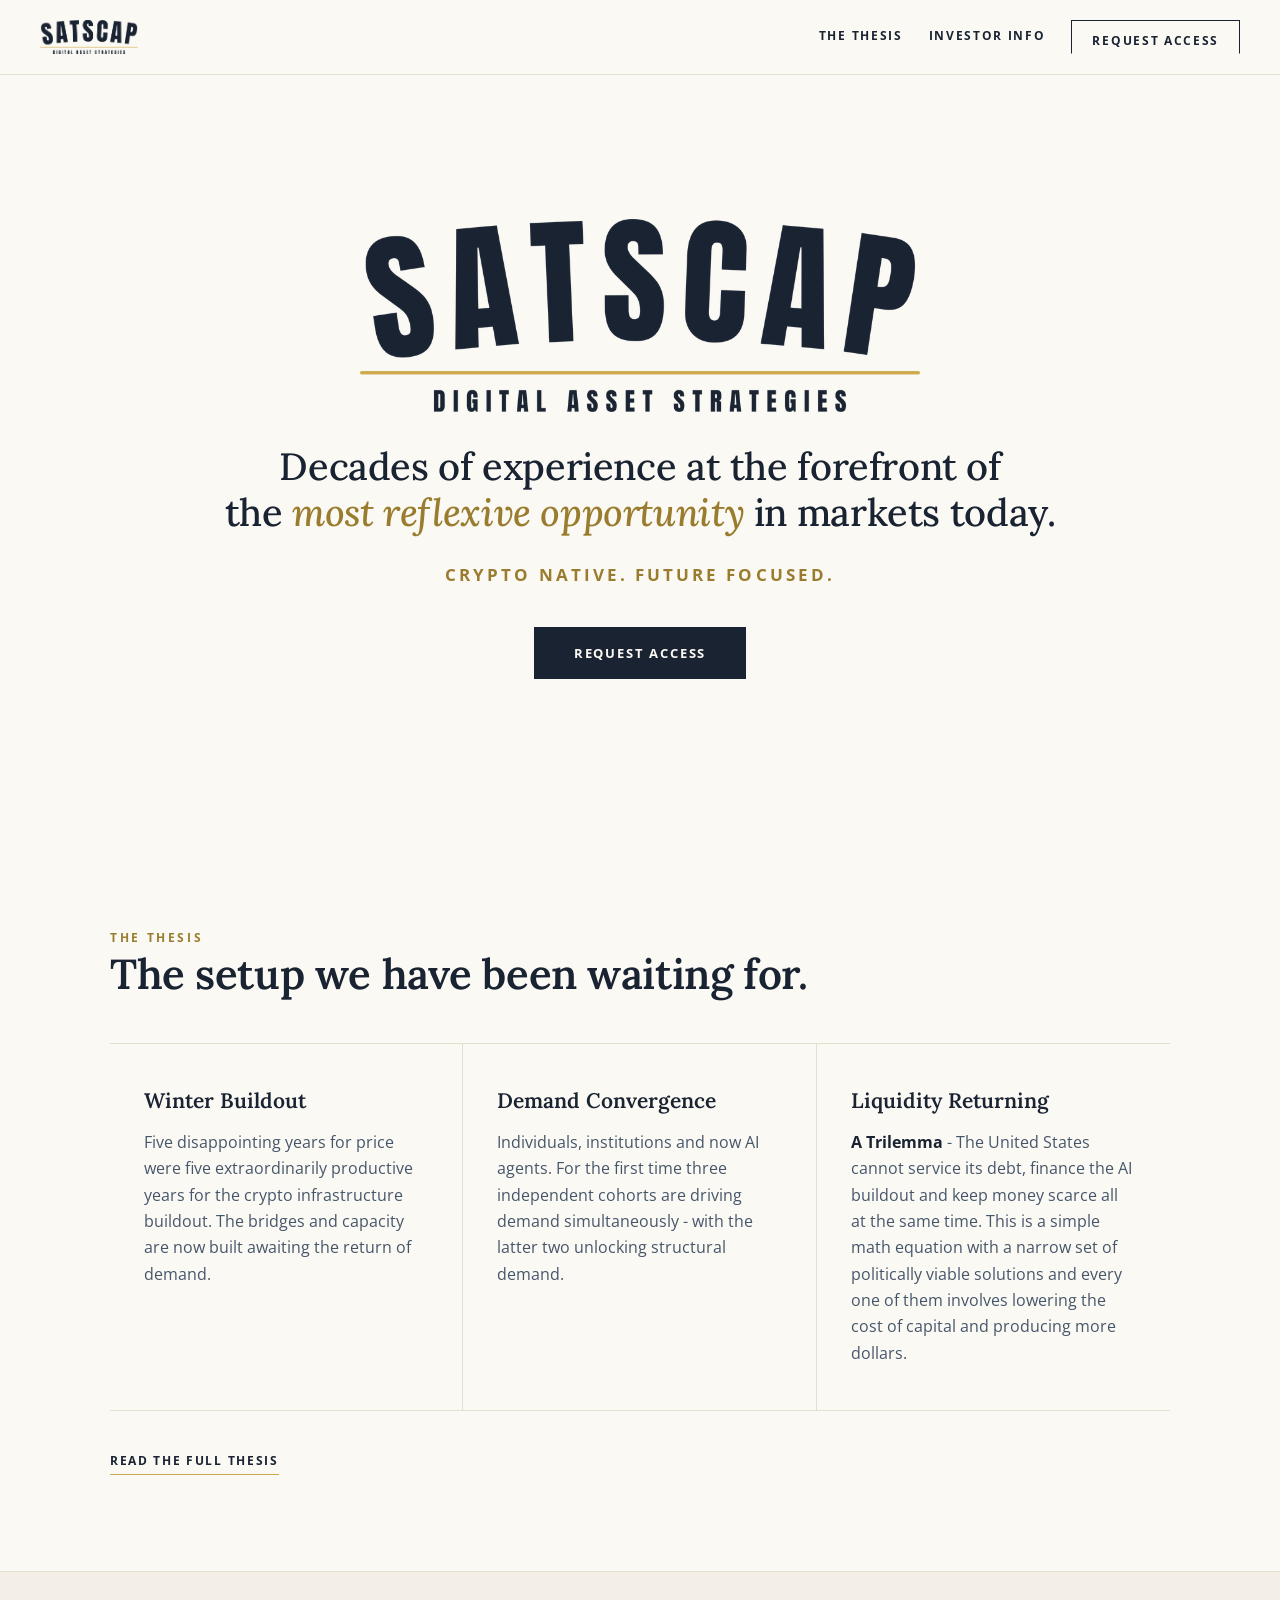
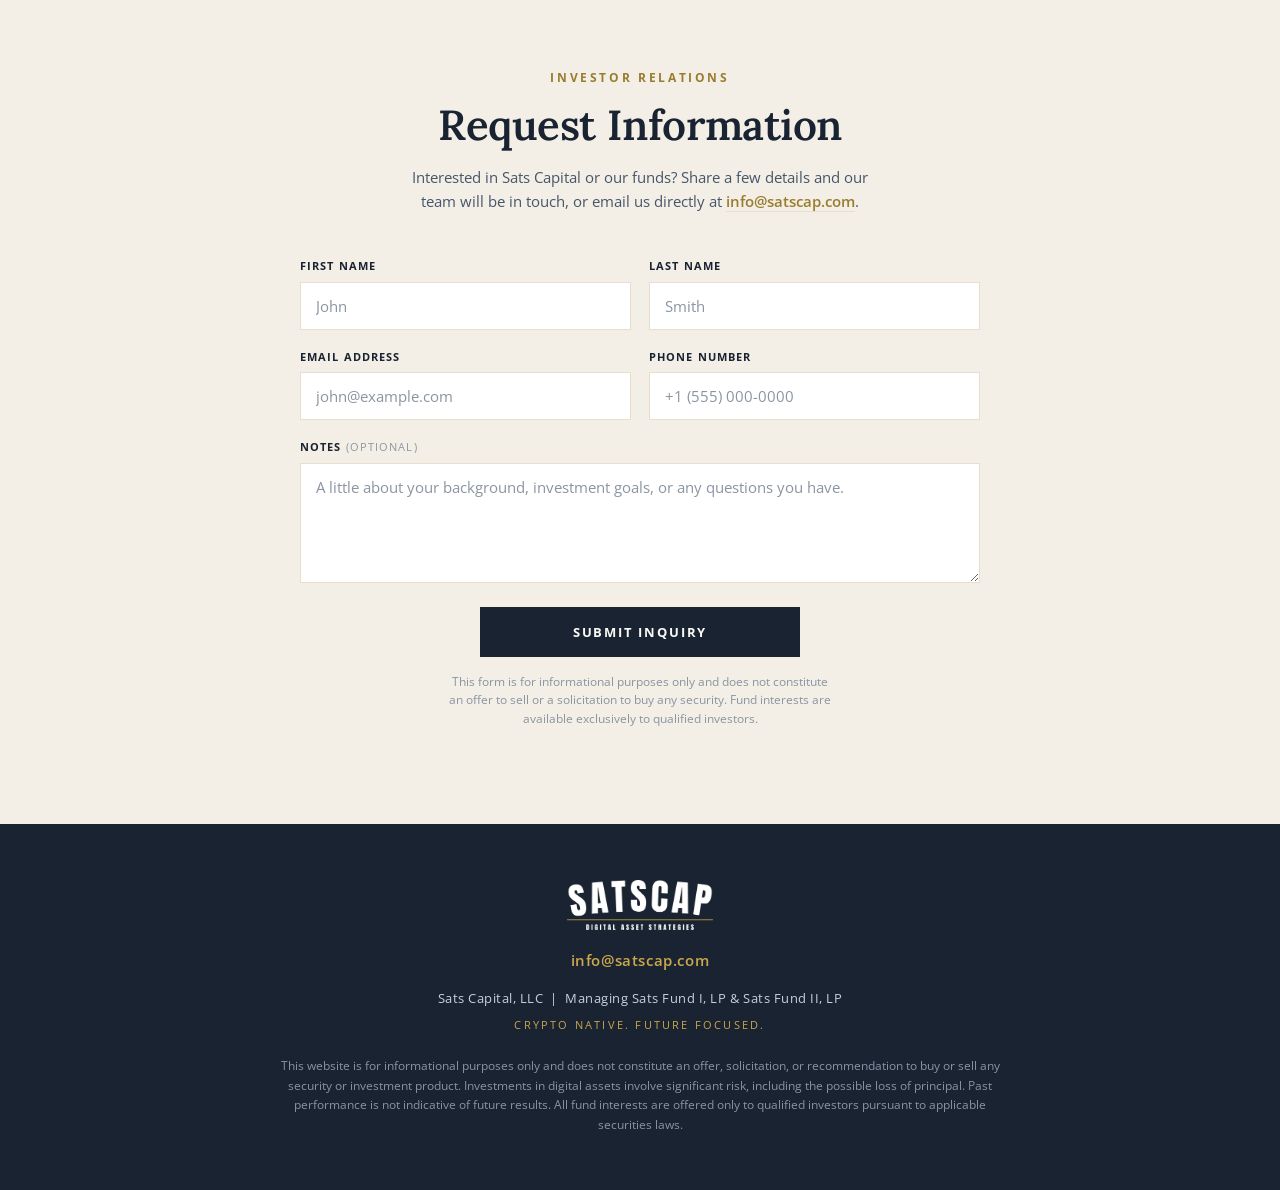
<file: index.html>
<!DOCTYPE html>
<html lang="en">
<head>
  <meta charset="UTF-8" />
  <meta name="viewport" content="width=device-width, initial-scale=1.0" />
  <title>Sats Capital, LLC - Crypto Native. Future Focused.</title>
  <link rel="preconnect" href="https://fonts.googleapis.com" />
  <link rel="preconnect" href="https://fonts.gstatic.com" crossorigin />
  <link href="https://fonts.googleapis.com/css2?family=Lora:ital,wght@0,400;0,500;0,600;1,500;1,600&family=Open+Sans:wght@400;500;600;700&display=swap" rel="stylesheet" />
  <link rel="stylesheet" href="assets/styles.css" />
</head>
<body>

  <nav id="nav">
    <a href="#top" aria-label="Sats Capital home"><img class="logo-nav" src="assets/logo.png" alt="SATSCAP - Digital Asset Strategies" /></a>
    <div class="nav-links">
      <a href="thesis.html">The Thesis</a>
      <a href="investors.html">Investor Info</a>
      <a href="#contact" class="nav-cta">Request Access</a>
    </div>
  </nav>

  <header class="hero" id="top">
    <img class="logo-hero" src="assets/logo.png" alt="SATSCAP - Digital Asset Strategies" />
    <h1>Decades of experience at the forefront of<br class="h1br"/> the <em>most reflexive opportunity</em> in markets today.</h1>
    <p class="hero-tag">Crypto Native. Future Focused.</p>
    <a href="#contact" class="hero-cta">Request Access</a>
  </header>

  <section class="wrap" style="padding:96px 40px;">
    <div class="reveal">
      <span class="eyebrow">The Thesis</span>
      <h2 class="display" style="margin-bottom:44px;">The setup we have been waiting for.</h2>
      <div class="teasers">
        <div class="teaser">
          <h3>Winter Buildout</h3>
          <p>Five disappointing years for price were five extraordinarily productive years for the crypto infrastructure buildout. The bridges and capacity are now built awaiting the return of demand.</p>
        </div>
        <div class="teaser">
          <h3>Demand Convergence</h3>
          <p>Individuals, institutions and now AI agents. For the first time three independent cohorts are driving demand simultaneously - with the latter two unlocking structural demand.</p>
        </div>
        <div class="teaser">
          <h3>Liquidity Returning</h3>
          <p><strong>A Trilemma</strong> - The United States cannot service its debt, finance the AI buildout and keep money scarce all at the same time. This is a simple math equation with a narrow set of politically viable solutions and every one of them involves lowering the cost of capital and producing more dollars.</p>
        </div>
      </div>
      <a class="read-more" href="thesis.html">Read the full thesis</a>
    </div>
  </section>

  <section class="contact" id="contact">
    <div class="wrap" style="padding:96px 40px;">
      <div class="section-head reveal">
        <span class="eyebrow">Investor Relations</span>
        <h2 class="display">Request Information</h2>
        <p class="lede">Interested in Sats Capital or our funds? Share a few details and our team will be in touch, or email us directly at <a href="mailto:info@satscap.com" style="color:var(--gold-deep);text-decoration:none;font-weight:600;border-bottom:1px solid var(--line);">info@satscap.com</a>.</p>
      </div>
      <form id="inquiryForm" action="https://formspree.io/f/mzdjelky" method="POST" class="reveal">
        <div class="fg"><label for="firstName">First Name</label><input type="text" id="firstName" name="firstName" placeholder="John" required /></div>
        <div class="fg"><label for="lastName">Last Name</label><input type="text" id="lastName" name="lastName" placeholder="Smith" required /></div>
        <div class="fg"><label for="email">Email Address</label><input type="email" id="email" name="email" placeholder="john@example.com" required /></div>
        <div class="fg"><label for="phone">Phone Number</label><input type="tel" id="phone" name="phone" placeholder="+1 (555) 000-0000" required /></div>
        <div class="fg full"><label for="notes">Notes <span class="opt">(optional)</span></label><textarea id="notes" name="notes" placeholder="A little about your background, investment goals, or any questions you have."></textarea></div>
        <div class="submit-row">
          <button type="submit">Submit Inquiry</button>
          <p class="form-note">This form is for informational purposes only and does not constitute an offer to sell or a solicitation to buy any security. Fund interests are available exclusively to qualified investors.</p>
        </div>
      </form>
    </div>
  </section>

  <footer>
    <img class="logo-footer" src="assets/logo-light.png" alt="SATSCAP - Digital Asset Strategies" />
    <p class="footer-email"><a href="mailto:info@satscap.com">info@satscap.com</a></p>
    <p class="entities">Sats Capital, LLC&nbsp;&nbsp;|&nbsp;&nbsp;Managing Sats Fund I, LP &amp; Sats Fund II, LP</p>
    <p class="tag">Crypto Native. Future Focused.</p>
    <p class="disclaimer">This website is for informational purposes only and does not constitute an offer, solicitation, or recommendation to buy or sell any security or investment product. Investments in digital assets involve significant risk, including the possible loss of principal. Past performance is not indicative of future results. All fund interests are offered only to qualified investors pursuant to applicable securities laws.</p>
  </footer>

  <script src="assets/app.js" defer></script>
</body>
</html>
</file>
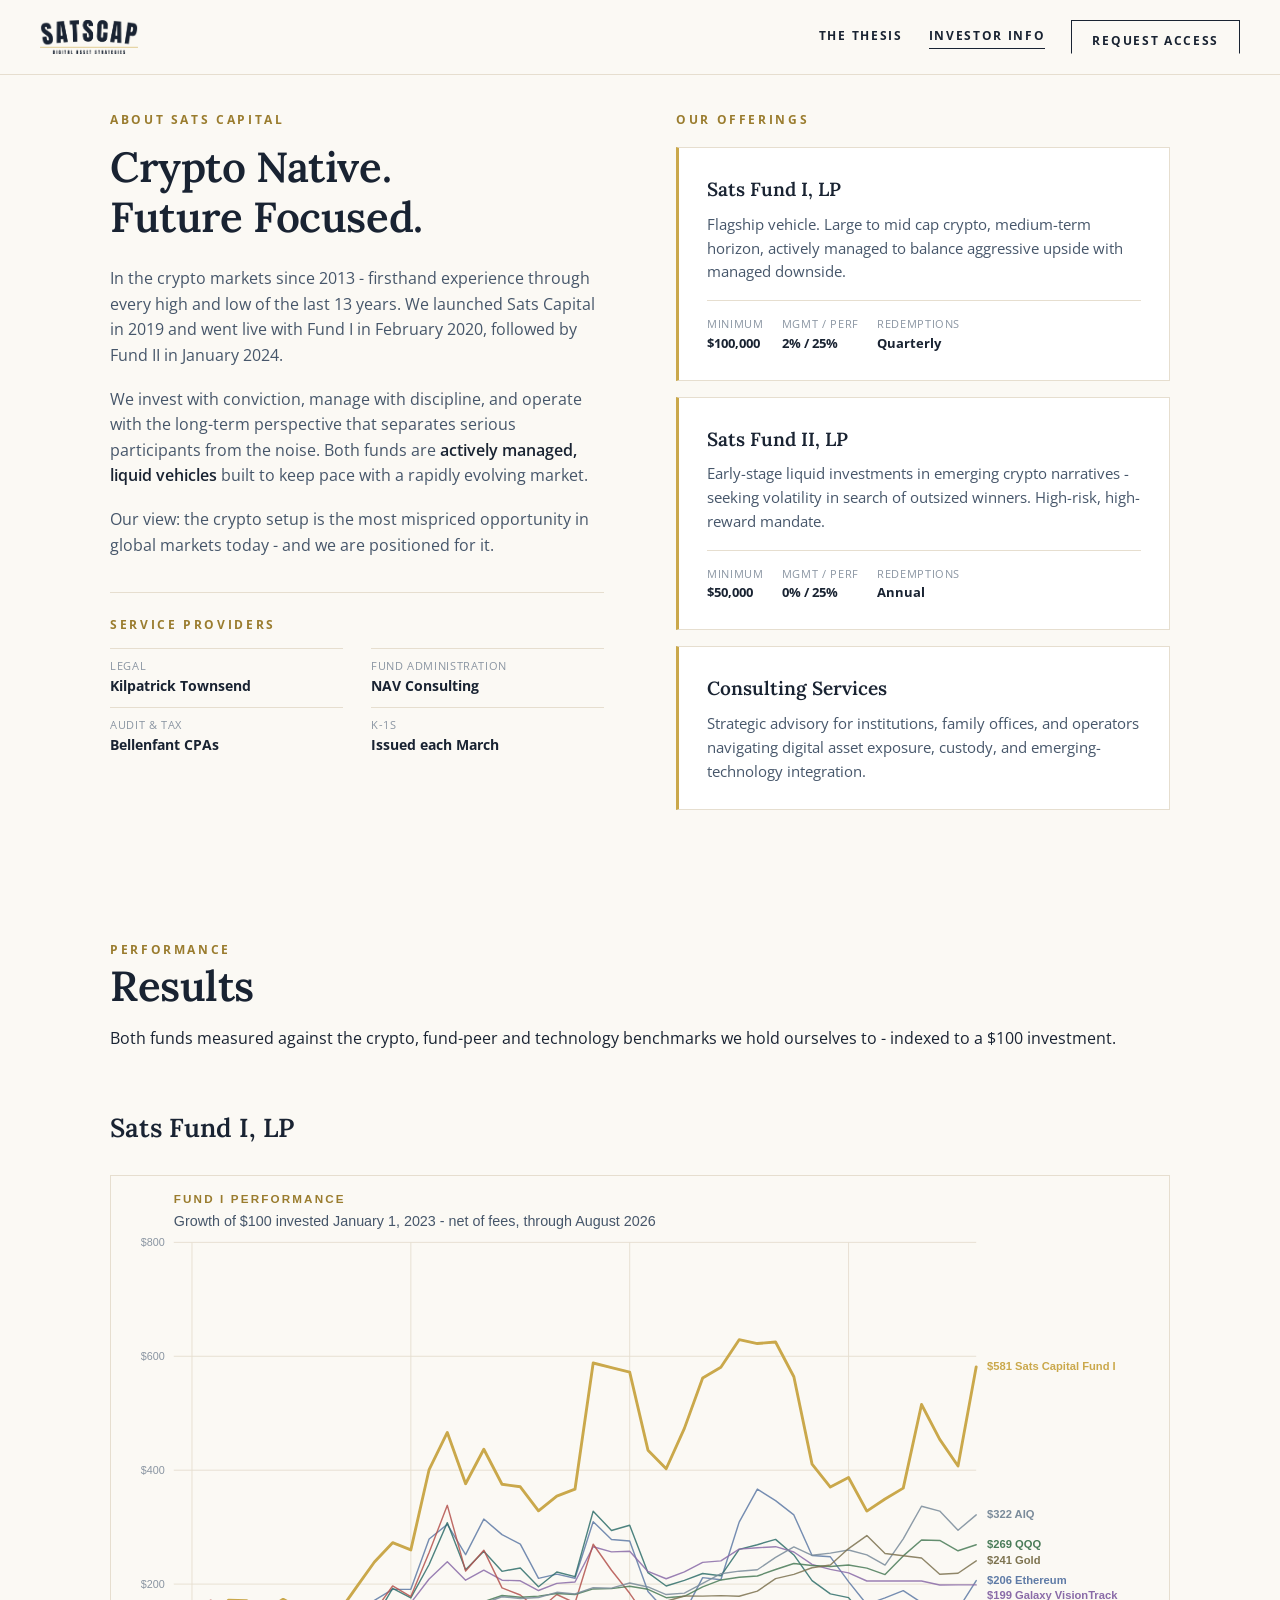
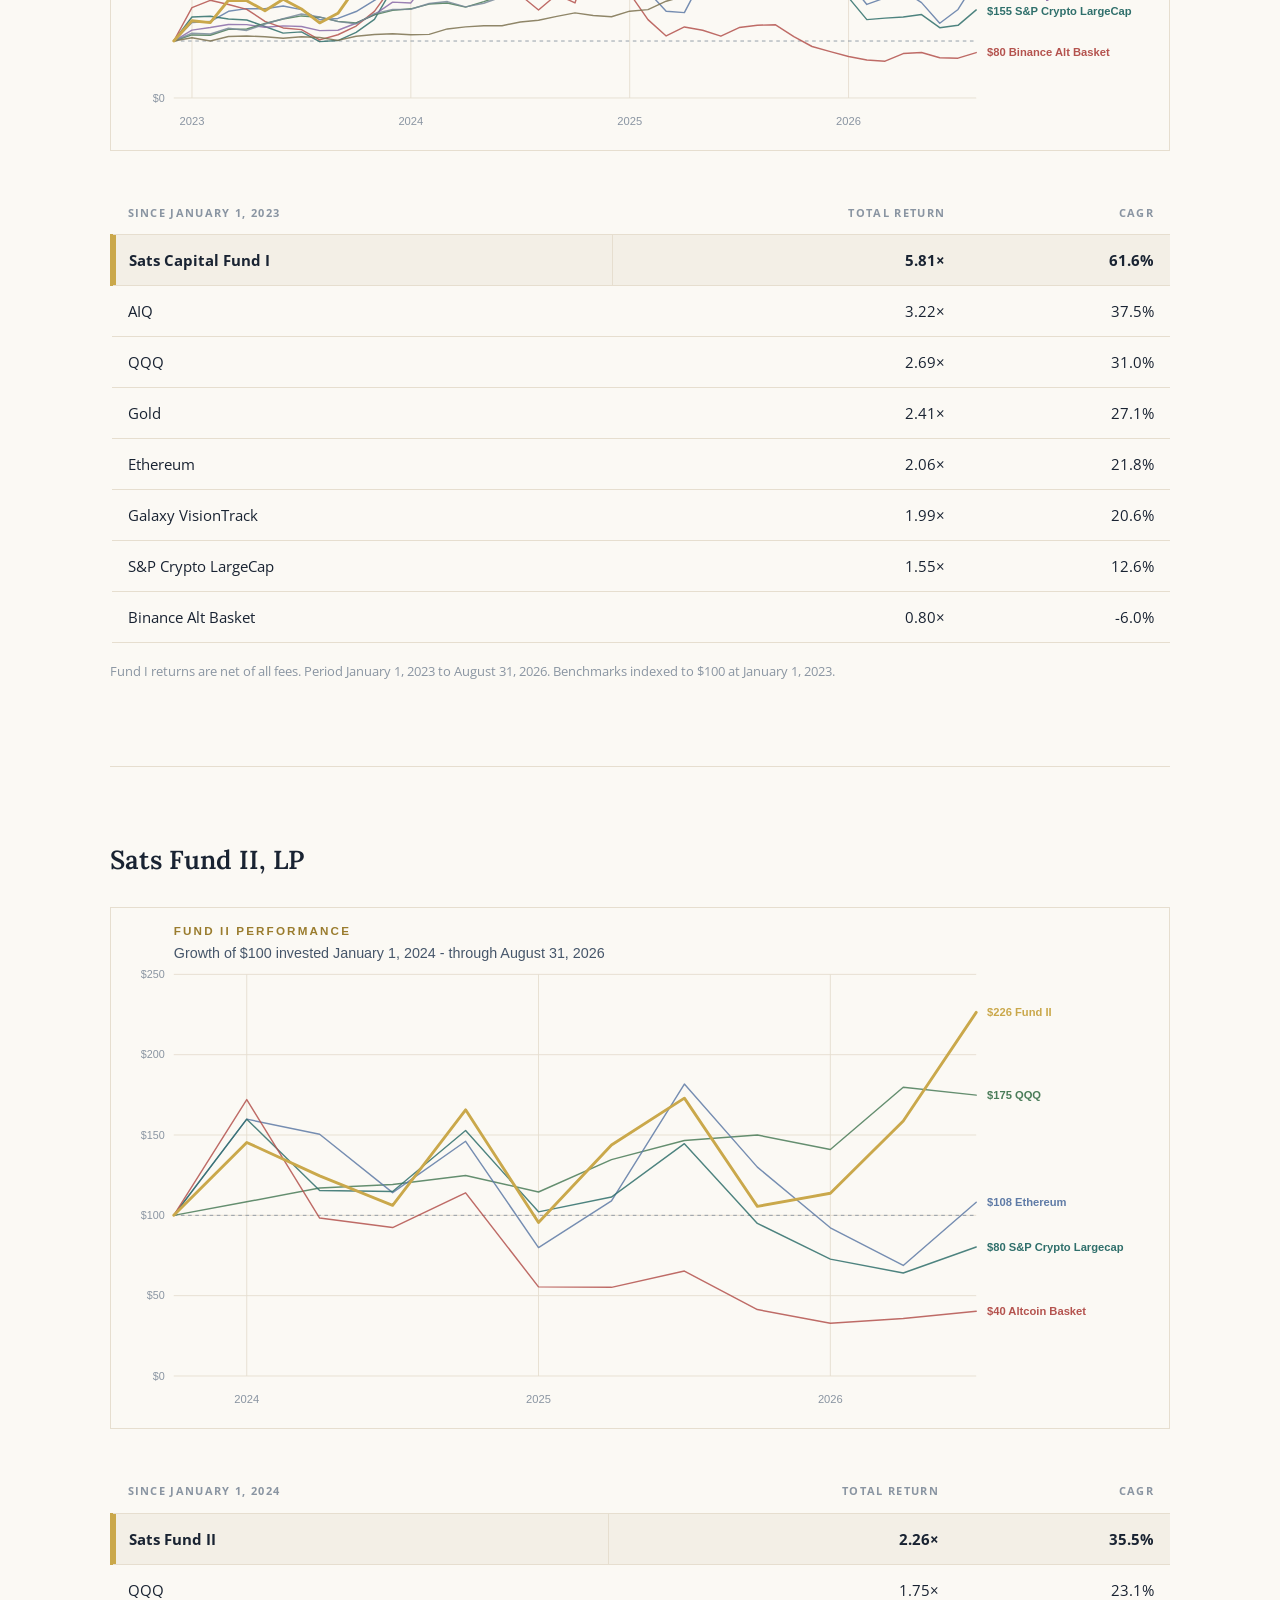
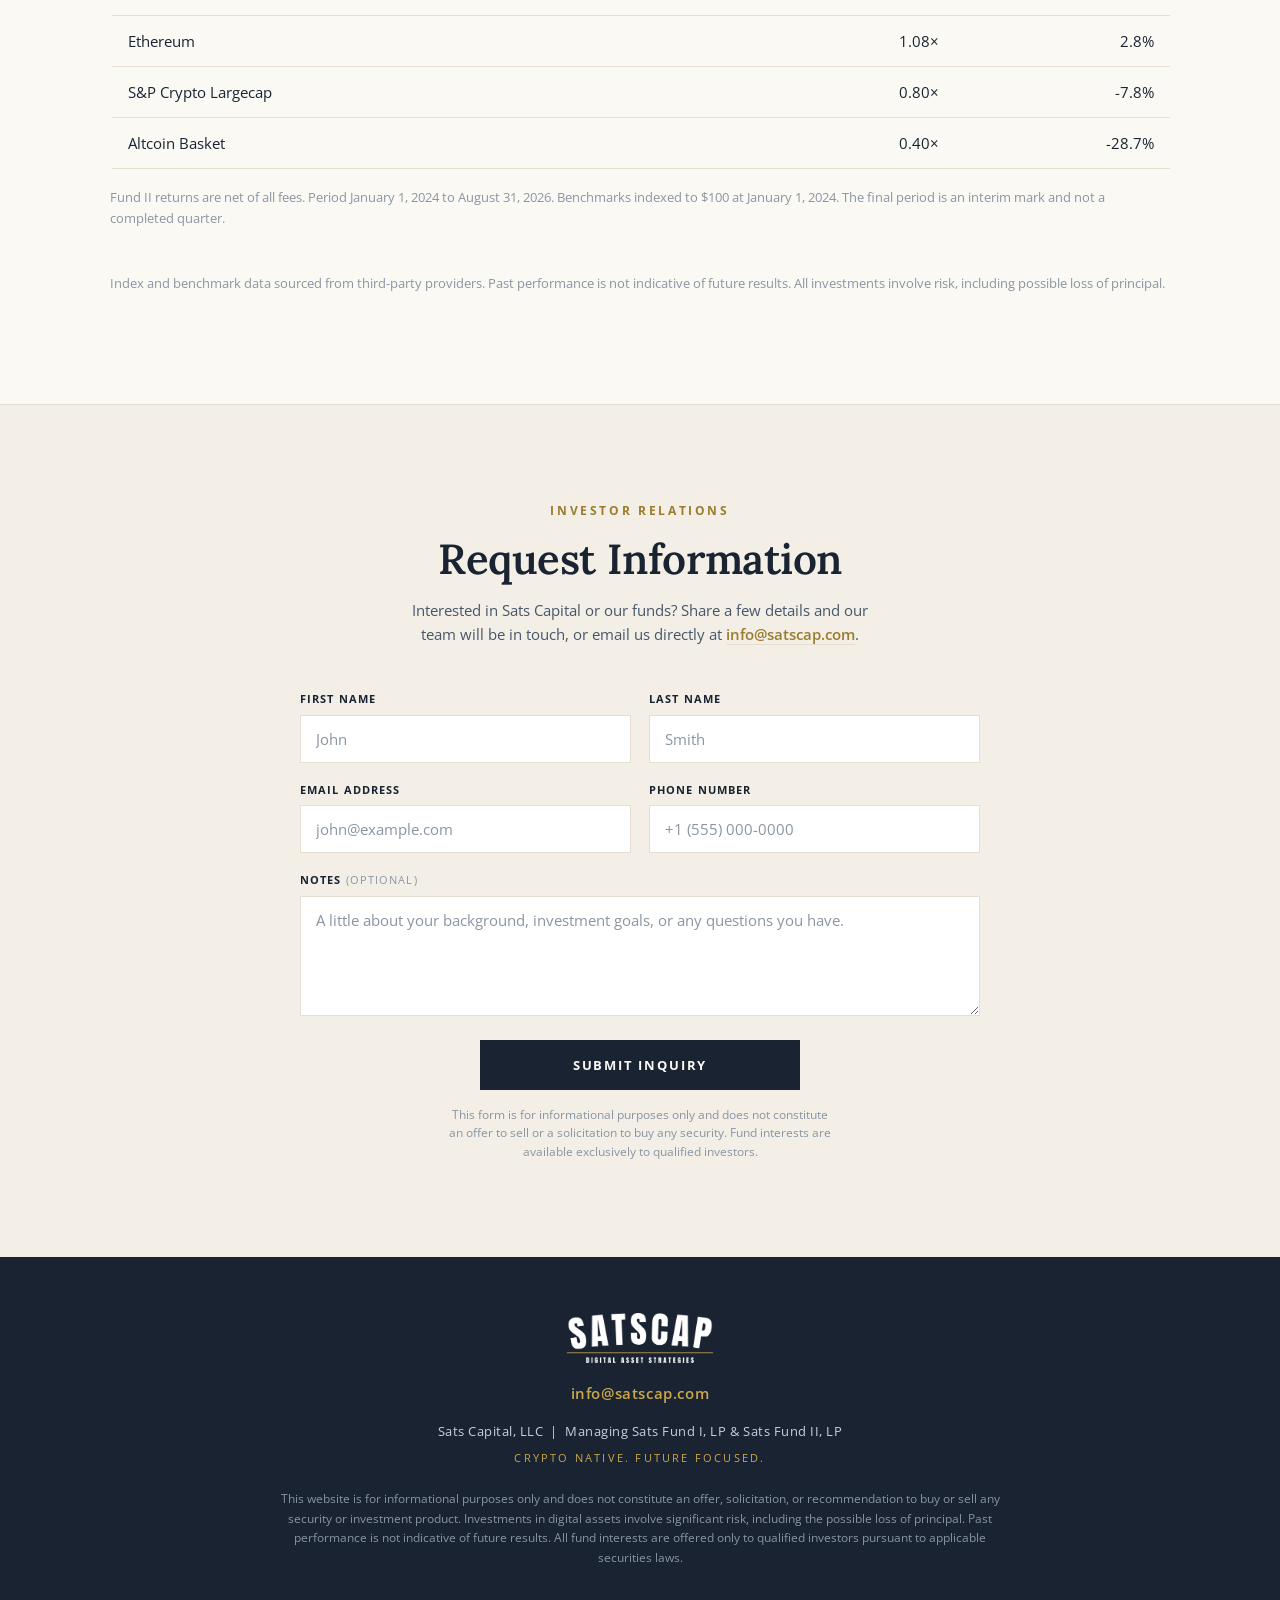
<file: investors.html>
<!DOCTYPE html>
<html lang="en">
<head>
  <meta charset="UTF-8" />
  <meta name="viewport" content="width=device-width, initial-scale=1.0" />
  <title>Investor Info - Sats Capital, LLC</title>
  <link rel="preconnect" href="https://fonts.googleapis.com" />
  <link rel="preconnect" href="https://fonts.gstatic.com" crossorigin />
  <link href="https://fonts.googleapis.com/css2?family=Lora:ital,wght@0,400;0,500;0,600;1,500;1,600&family=Open+Sans:wght@400;500;600;700&display=swap" rel="stylesheet" />
  <link rel="stylesheet" href="assets/styles.css" />
</head>
<body>

  <nav id="nav">
    <a href="index.html" aria-label="Sats Capital home"><img class="logo-nav" src="assets/logo.png" alt="SATSCAP - Digital Asset Strategies" /></a>
    <div class="nav-links">
      <a href="thesis.html">The Thesis</a>
      <a href="investors.html" class="current">Investor Info</a>
      <a href="index.html#contact" class="nav-cta">Request Access</a>
    </div>
  </nav>

  <section class="wrap" style="padding:110px 40px;">
    <div class="about-grid">
      <div class="about-copy reveal">
        <span class="eyebrow">About Sats Capital</span>
        <h2 class="display">Crypto Native.<br/>Future Focused.</h2>
        <p>In the crypto markets since 2013 - firsthand experience through every high and low of the last 13 years. We launched Sats Capital in 2019 and went live with Fund I in February 2020, followed by Fund II in January 2024.</p>
        <p>We invest with conviction, manage with discipline, and operate with the long-term perspective that separates serious participants from the noise. Both funds are <strong>actively managed, liquid vehicles</strong> built to keep pace with a rapidly evolving market.</p>
        <p>Our view: the crypto setup is the most mispriced opportunity in global markets today - and we are positioned for it.</p>

        <div class="providers">
          <span class="eyebrow">Service Providers</span>
          <dl>
            <div><dt>Legal</dt><dd>Kilpatrick Townsend</dd></div>
            <div><dt>Fund Administration</dt><dd>NAV Consulting</dd></div>
            <div><dt>Audit &amp; Tax</dt><dd>Bellenfant CPAs</dd></div>
            <div><dt>K-1s</dt><dd>Issued each March</dd></div>
          </dl>
        </div>
      </div>
      <div class="offerings reveal">
        <span class="eyebrow">Our Offerings</span>
        <div class="fund">
          <div class="name">Sats Fund I, LP</div>
          <div class="desc">Flagship vehicle. Large to mid cap crypto, medium-term horizon, actively managed to balance aggressive upside with managed downside.</div>
          <div class="terms">
            <span>Minimum<b>$100,000</b></span>
            <span>Mgmt / Perf<b>2% / 25%</b></span>
            <span>Redemptions<b>Quarterly</b></span>
          </div>
        </div>
        <div class="fund">
          <div class="name">Sats Fund II, LP</div>
          <div class="desc">Early-stage liquid investments in emerging crypto narratives - seeking volatility in search of outsized winners. High-risk, high-reward mandate.</div>
          <div class="terms">
            <span>Minimum<b>$50,000</b></span>
            <span>Mgmt / Perf<b>0% / 25%</b></span>
            <span>Redemptions<b>Annual</b></span>
          </div>
        </div>
        <div class="fund">
          <div class="name">Consulting Services</div>
          <div class="desc">Strategic advisory for institutions, family offices, and operators navigating digital asset exposure, custody, and emerging-technology integration.</div>
        </div>
      </div>
    </div>
  </section>

  <section class="wrap" style="padding:0 40px 110px;">
    <div class="reveal">
      <span class="eyebrow">Performance</span>
      <h2 class="display" style="margin-bottom:14px;">Results</h2>
      <p class="lede" style="margin-bottom:56px;">Both funds measured against the crypto, fund-peer and technology benchmarks we hold ourselves to - indexed to a $100 investment.</p>

      <div class="perf-block">
        <h3>Sats Fund I, LP</h3>
        <figure class="chart">
          <img src="assets/chart-fund-i.svg" alt="Sats Capital Fund I versus benchmarks, growth of $100 invested December 2022 through May 2026, " />
        </figure>
        <table class="perf-table">
          <thead><tr><th>Since January 1, 2023</th><th>Total Return</th><th>CAGR</th></tr></thead>
          <tbody>
            <tr class="is-fund"><td class="fund">Sats Capital Fund I</td><td>5.81&times;</td><td>61.6%</td></tr>
            <tr><td>AIQ</td><td>3.22&times;</td><td>37.5%</td></tr>
            <tr><td>QQQ</td><td>2.69&times;</td><td>31.0%</td></tr>
            <tr><td>Gold</td><td>2.41&times;</td><td>27.1%</td></tr>
            <tr><td>Ethereum</td><td>2.06&times;</td><td>21.8%</td></tr>
            <tr><td>Galaxy VisionTrack</td><td>1.99&times;</td><td>20.6%</td></tr>
            <tr><td>S&amp;P Crypto LargeCap</td><td>1.55&times;</td><td>12.6%</td></tr>
            <tr><td>Binance Alt Basket</td><td>0.80&times;</td><td>-6.0%</td></tr>
          </tbody>
        </table>
        <p class="perf-note">Fund I returns are net of all fees. Period January 1, 2023 to August 31, 2026. Benchmarks indexed to $100 at January 1, 2023.</p>
      </div>

      <div class="perf-block">
        <h3>Sats Fund II, LP</h3>
        <figure class="chart">
          <img src="assets/chart-fund-ii.svg" alt="Sats Fund II versus benchmarks, growth of $100 invested January 2024 through September 2026, " />
        </figure>
        <table class="perf-table">
          <thead><tr><th>Since January 1, 2024</th><th>Total Return</th><th>CAGR</th></tr></thead>
          <tbody>
            <tr class="is-fund"><td class="fund">Sats Fund II</td><td>2.26&times;</td><td>35.5%</td></tr>
            <tr><td>QQQ</td><td>1.75&times;</td><td>23.1%</td></tr>
            <tr><td>Ethereum</td><td>1.08&times;</td><td>2.8%</td></tr>
            <tr><td>S&amp;P Crypto Largecap</td><td>0.80&times;</td><td>-7.8%</td></tr>
            <tr><td>Altcoin Basket</td><td>0.40&times;</td><td>-28.7%</td></tr>
          </tbody>
        </table>
        <p class="perf-note">Fund II returns are net of all fees. Period January 1, 2024 to August 31, 2026. Benchmarks indexed to $100 at January 1, 2024. The final period is an interim mark and not a completed quarter.</p>
      </div>

      <p class="perf-note" style="margin-top:44px;">Index and benchmark data sourced from third-party providers. Past performance is not indicative of future results. All investments involve risk, including possible loss of principal.</p>
    </div>
  </section>

  <section class="contact" id="contact">
    <div class="wrap" style="padding:96px 40px;">
      <div class="section-head reveal">
        <span class="eyebrow">Investor Relations</span>
        <h2 class="display">Request Information</h2>
        <p class="lede">Interested in Sats Capital or our funds? Share a few details and our team will be in touch, or email us directly at <a href="mailto:info@satscap.com" style="color:var(--gold-deep);text-decoration:none;font-weight:600;border-bottom:1px solid var(--line);">info@satscap.com</a>.</p>
      </div>
      <form id="inquiryForm" action="https://formspree.io/f/mzdjelky" method="POST" class="reveal">
        <div class="fg"><label for="firstName">First Name</label><input type="text" id="firstName" name="firstName" placeholder="John" required /></div>
        <div class="fg"><label for="lastName">Last Name</label><input type="text" id="lastName" name="lastName" placeholder="Smith" required /></div>
        <div class="fg"><label for="email">Email Address</label><input type="email" id="email" name="email" placeholder="john@example.com" required /></div>
        <div class="fg"><label for="phone">Phone Number</label><input type="tel" id="phone" name="phone" placeholder="+1 (555) 000-0000" required /></div>
        <div class="fg full"><label for="notes">Notes <span class="opt">(optional)</span></label><textarea id="notes" name="notes" placeholder="A little about your background, investment goals, or any questions you have."></textarea></div>
        <div class="submit-row">
          <button type="submit">Submit Inquiry</button>
          <p class="form-note">This form is for informational purposes only and does not constitute an offer to sell or a solicitation to buy any security. Fund interests are available exclusively to qualified investors.</p>
        </div>
      </form>
    </div>
  </section>

  <footer>
    <img class="logo-footer" src="assets/logo-light.png" alt="SATSCAP - Digital Asset Strategies" />
    <p class="footer-email"><a href="mailto:info@satscap.com">info@satscap.com</a></p>
    <p class="entities">Sats Capital, LLC&nbsp;&nbsp;|&nbsp;&nbsp;Managing Sats Fund I, LP &amp; Sats Fund II, LP</p>
    <p class="tag">Crypto Native. Future Focused.</p>
    <p class="disclaimer">This website is for informational purposes only and does not constitute an offer, solicitation, or recommendation to buy or sell any security or investment product. Investments in digital assets involve significant risk, including the possible loss of principal. Past performance is not indicative of future results. All fund interests are offered only to qualified investors pursuant to applicable securities laws.</p>
  </footer>

  <script src="assets/app.js" defer></script>
</body>
</html>
</file>
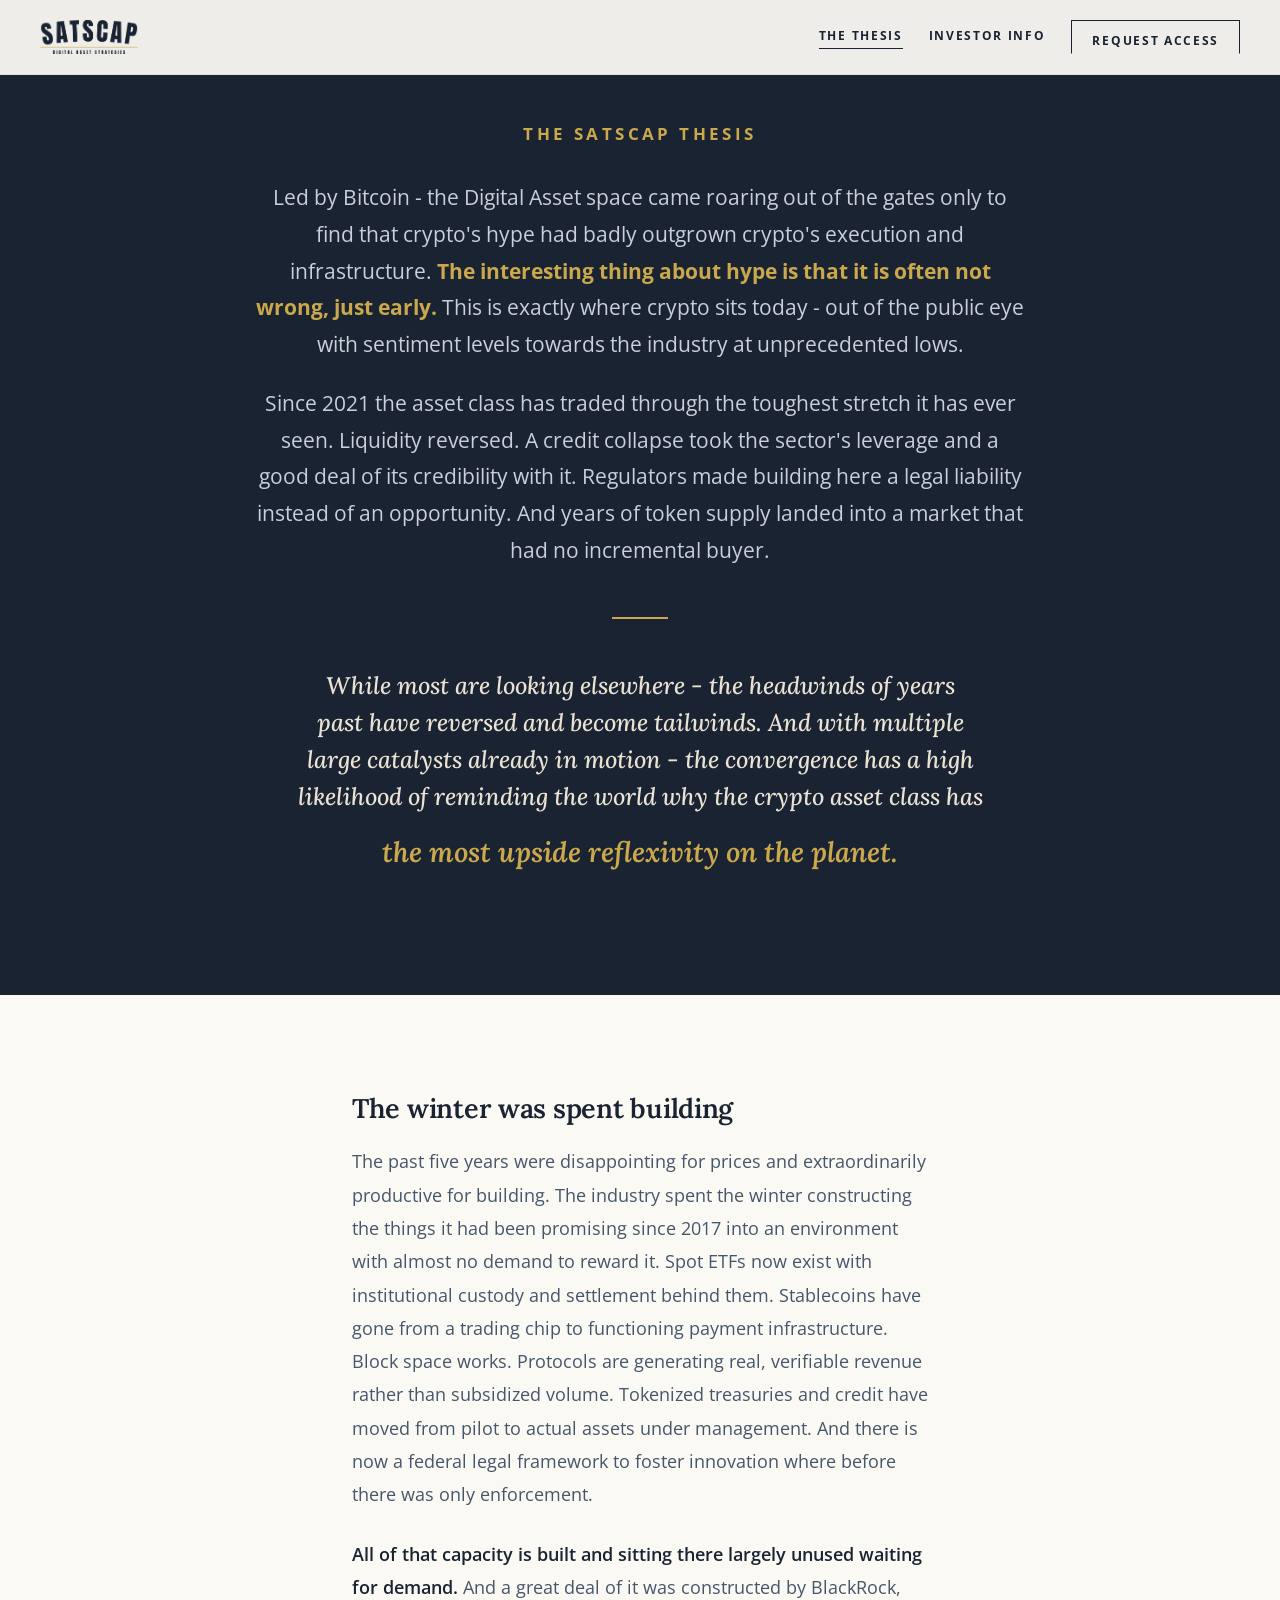
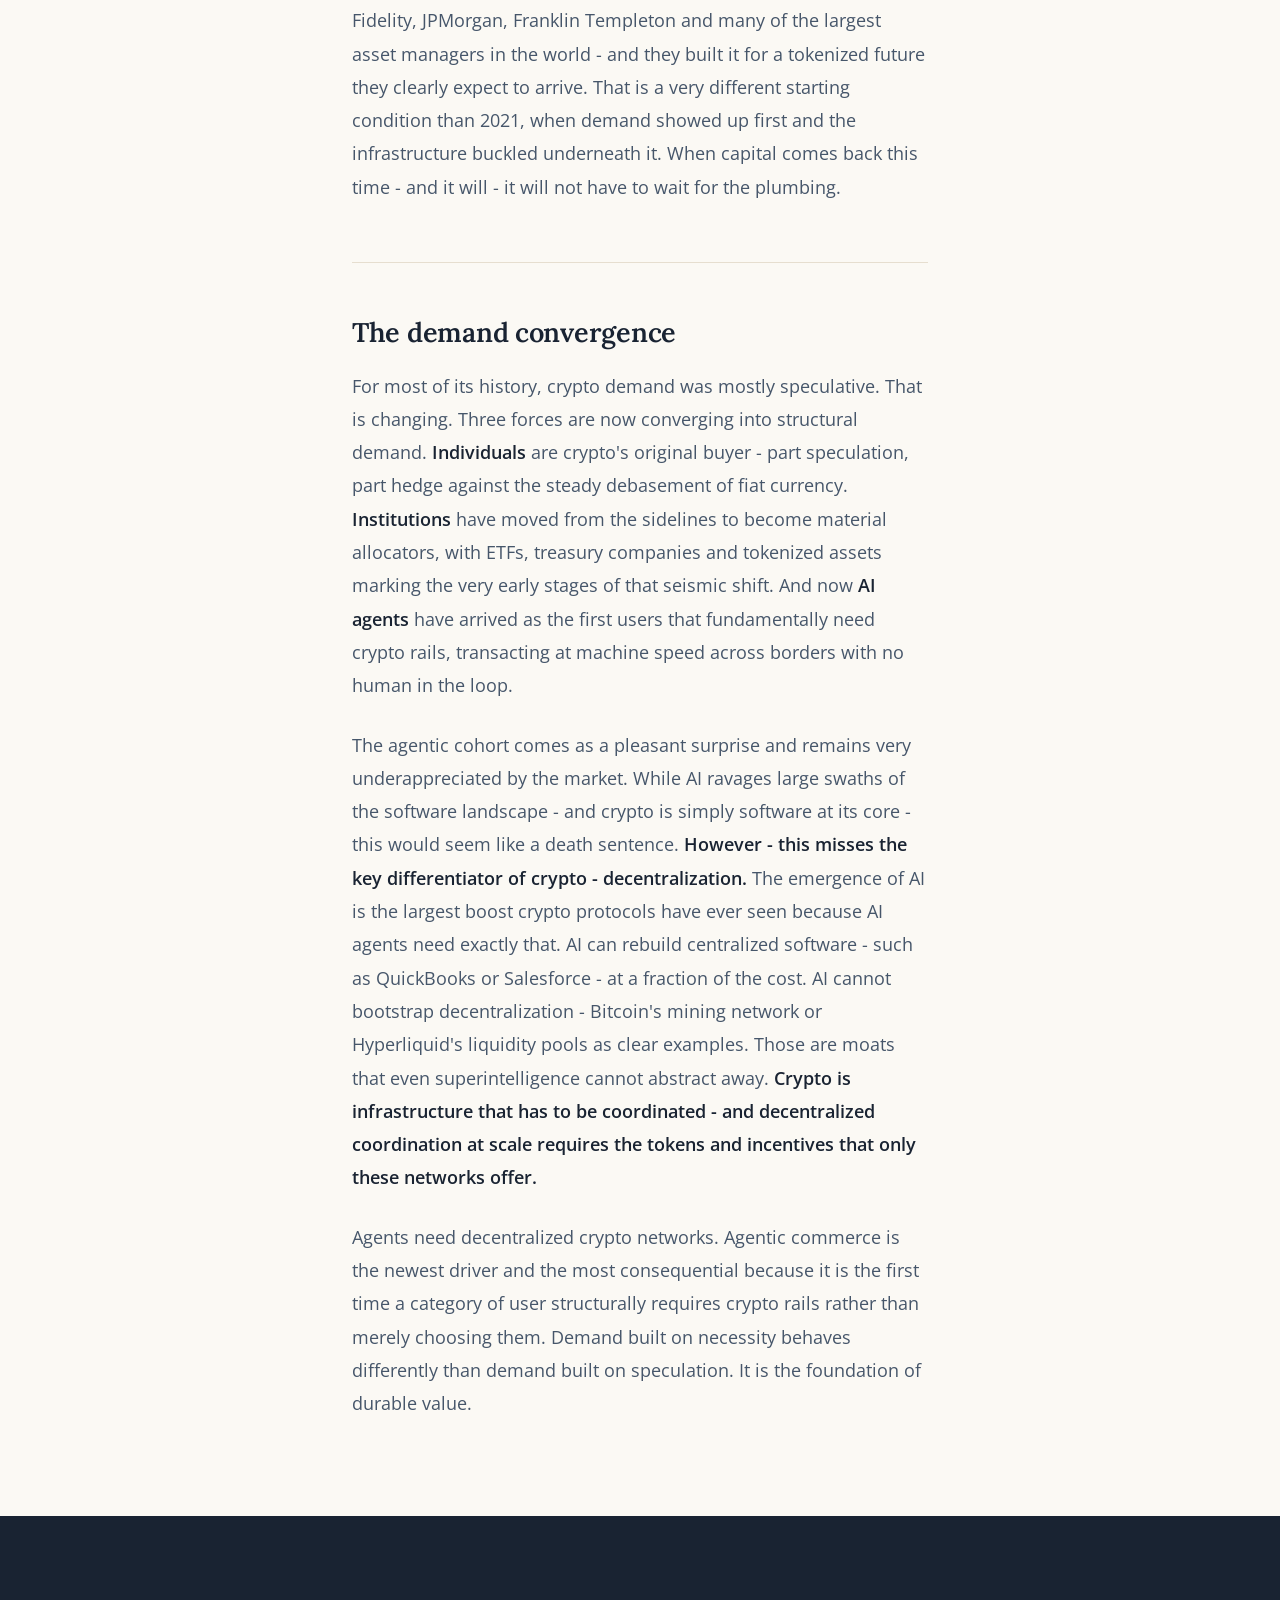
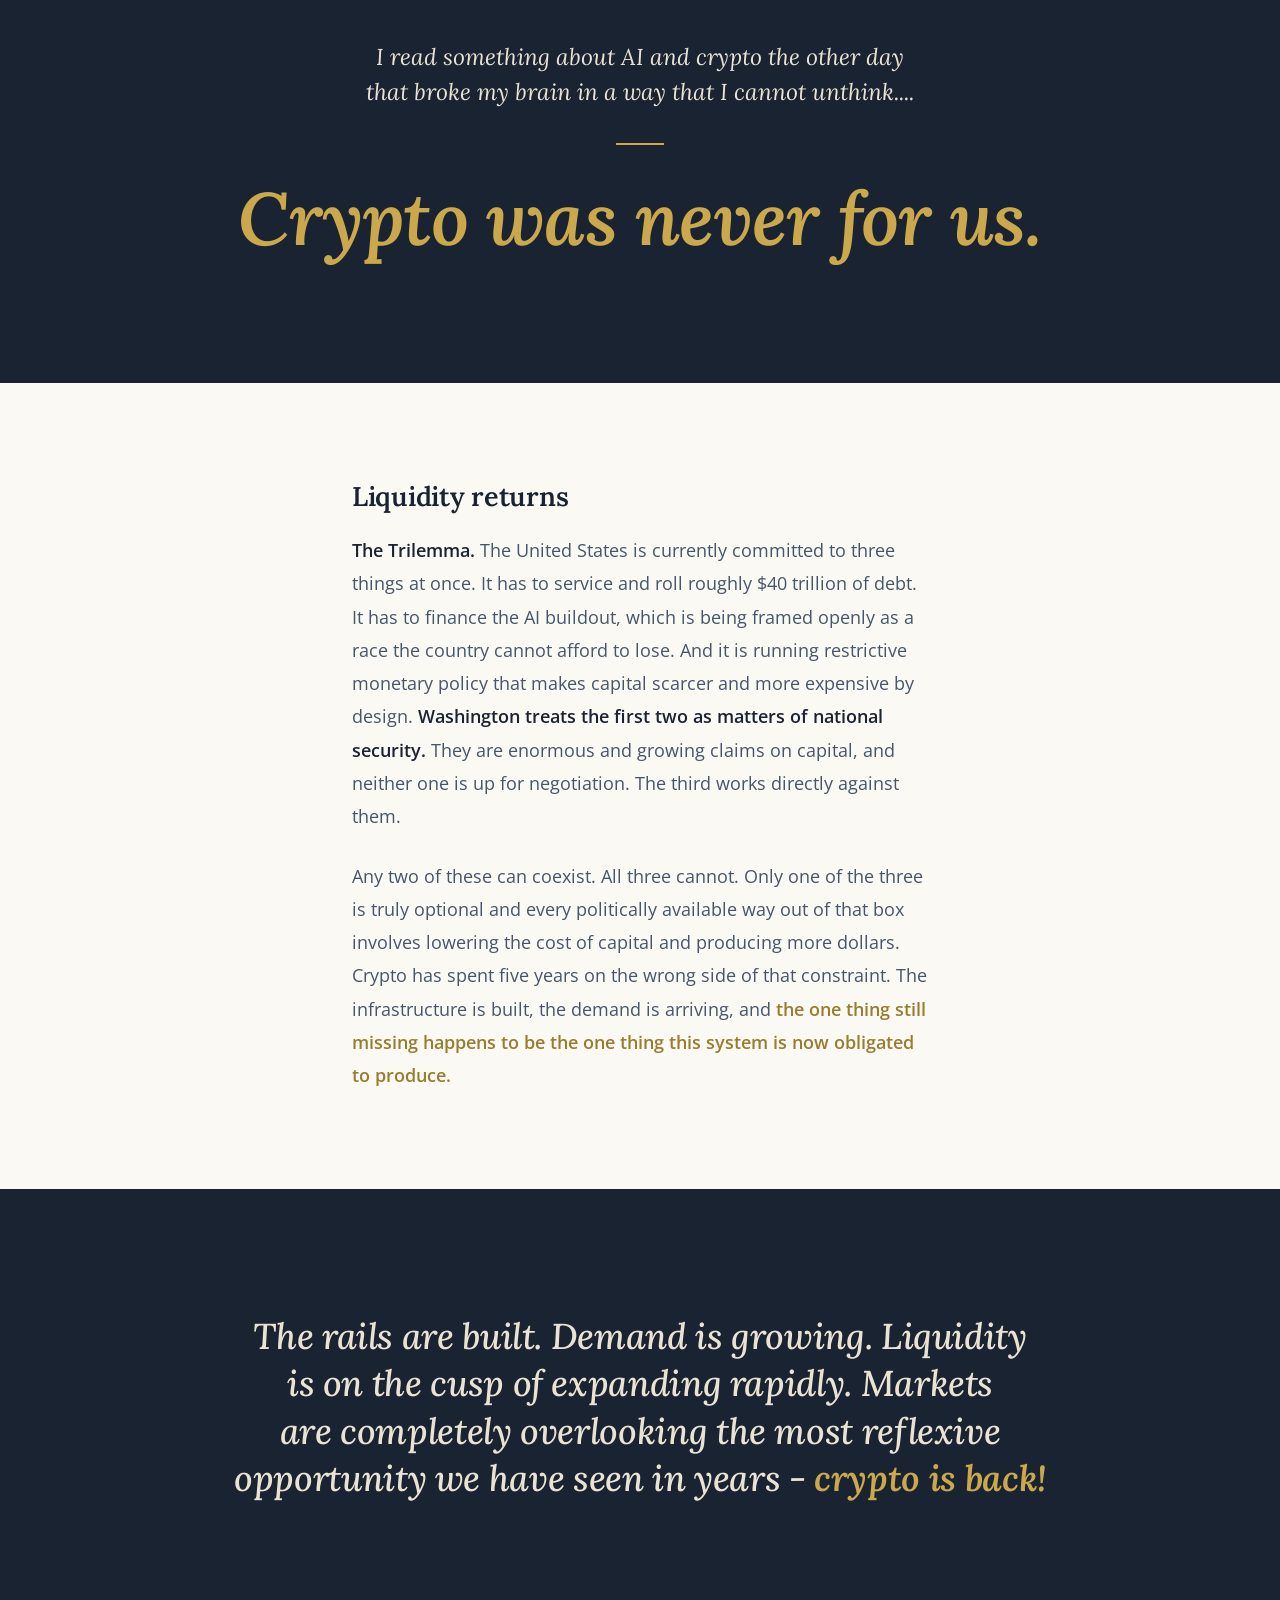
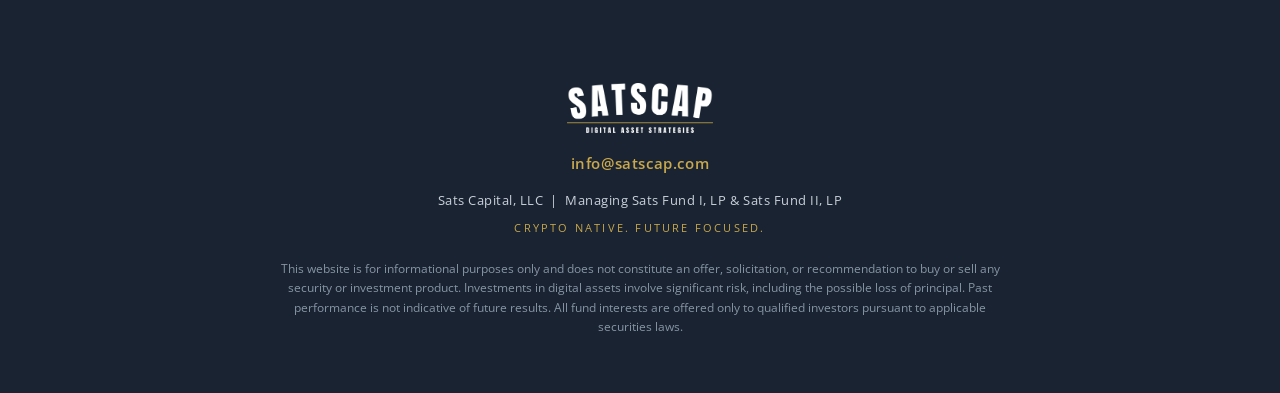
<file: thesis.html>
<!DOCTYPE html>
<html lang="en">
<head>
  <meta charset="UTF-8" />
  <meta name="viewport" content="width=device-width, initial-scale=1.0" />
  <title>The Thesis - Sats Capital, LLC</title>
  <link rel="preconnect" href="https://fonts.googleapis.com" />
  <link rel="preconnect" href="https://fonts.gstatic.com" crossorigin />
  <link href="https://fonts.googleapis.com/css2?family=Lora:ital,wght@0,400;0,500;0,600;1,500;1,600&family=Open+Sans:wght@400;500;600;700&display=swap" rel="stylesheet" />
  <link rel="stylesheet" href="assets/styles.css" />
</head>
<body>

  <nav id="nav">
    <a href="index.html" aria-label="Sats Capital home"><img class="logo-nav" src="assets/logo.png" alt="SATSCAP - Digital Asset Strategies" /></a>
    <div class="nav-links">
      <a href="thesis.html" class="current">The Thesis</a>
      <a href="investors.html">Investor Info</a>
      <a href="index.html#contact" class="nav-cta">Request Access</a>
    </div>
  </nav>

  <section class="thesis">
    <div class="wrap reveal">
      <h1 class="eyebrow">The SatsCap Thesis</h1>
      <p class="passage">Led by Bitcoin - the Digital Asset space came roaring out of the gates only to find that crypto's hype had badly outgrown crypto's execution and infrastructure. <span class="gold">The interesting thing about hype is that it is often not wrong, just early.</span> This is exactly where crypto sits today - out of the public eye with sentiment levels towards the industry at unprecedented lows.</p>
      <p class="passage">Since 2021 the asset class has traded through the toughest stretch it has ever seen. Liquidity reversed. A credit collapse took the sector's leverage and a good deal of its credibility with it. Regulators made building here a legal liability instead of an opportunity. And years of token supply landed into a market that had no incremental buyer.</p>
      <div class="rule center"></div>
      <p class="closer">While most are looking elsewhere - the headwinds of years past have reversed and become tailwinds. And with multiple large catalysts already in motion - the convergence has a high likelihood of reminding the world why the crypto asset class has <span class="gold">the most upside reflexivity on the planet.</span></p>
    </div>
  </section>

  <section class="wrap" style="padding:96px 40px;">
    <div class="thesis-prose reveal">
      <div class="beat">
        <h3>The winter was spent building</h3>
        <p>The past five years were disappointing for prices and extraordinarily productive for building. The industry spent the winter constructing the things it had been promising since 2017 into an environment with almost no demand to reward it. Spot ETFs now exist with institutional custody and settlement behind them. Stablecoins have gone from a trading chip to functioning payment infrastructure. Block space works. Protocols are generating real, verifiable revenue rather than subsidized volume. Tokenized treasuries and credit have moved from pilot to actual assets under management. And there is now a federal legal framework to foster innovation where before there was only enforcement.</p>
        <p><strong>All of that capacity is built and sitting there largely unused waiting for demand.</strong> And a great deal of it was constructed by BlackRock, Fidelity, JPMorgan, Franklin Templeton and many of the largest asset managers in the world - and they built it for a tokenized future they clearly expect to arrive. That is a very different starting condition than 2021, when demand showed up first and the infrastructure buckled underneath it. When capital comes back this time - and it will - it will not have to wait for the plumbing.</p>
      </div>

      <div class="beat">
        <h3>The demand convergence</h3>
        <p>For most of its history, crypto demand was mostly speculative. That is changing. Three forces are now converging into structural demand. <strong>Individuals</strong> are crypto's original buyer - part speculation, part hedge against the steady debasement of fiat currency. <strong>Institutions</strong> have moved from the sidelines to become material allocators, with ETFs, treasury companies and tokenized assets marking the very early stages of that seismic shift. And now <strong>AI agents</strong> have arrived as the first users that fundamentally need crypto rails, transacting at machine speed across borders with no human in the loop.</p>
        <p>The agentic cohort comes as a pleasant surprise and remains very underappreciated by the market. While AI ravages large swaths of the software landscape - and crypto is simply software at its core - this would seem like a death sentence. <strong>However - this misses the key differentiator of crypto - decentralization.</strong> The emergence of AI is the largest boost crypto protocols have ever seen because AI agents need exactly that. AI can rebuild centralized software - such as QuickBooks or Salesforce - at a fraction of the cost. AI cannot bootstrap decentralization - Bitcoin's mining network or Hyperliquid's liquidity pools as clear examples. Those are moats that even superintelligence cannot abstract away. <strong>Crypto is infrastructure that has to be coordinated - and decentralized coordination at scale requires the tokens and incentives that only these networks offer.</strong></p>
        <p>Agents need decentralized crypto networks. Agentic commerce is the newest driver and the most consequential because it is the first time a category of user structurally requires crypto rails rather than merely choosing them. Demand built on necessity behaves differently than demand built on speculation. It is the foundation of durable value.</p>
      </div>
    </div>
  </section>

  <section class="quote-band">
    <div class="wrap reveal">
      <p class="quote-intro">I read something about AI and crypto the other day that broke my brain in a way that I cannot unthink....</p>
      <div class="quote-rule"></div>
      <p class="quote-big">Crypto was never for us.</p>
    </div>
  </section>

  <section class="wrap" style="padding:96px 40px;">
    <div class="thesis-prose reveal">
      <div class="beat">
        <h3>Liquidity returns</h3>
        <p><strong>The Trilemma.</strong> The United States is currently committed to three things at once. It has to service and roll roughly $40 trillion of debt. It has to finance the AI buildout, which is being framed openly as a race the country cannot afford to lose. And it is running restrictive monetary policy that makes capital scarcer and more expensive by design. <strong>Washington treats the first two as matters of national security.</strong> They are enormous and growing claims on capital, and neither one is up for negotiation. The third works directly against them.</p>
        <p>Any two of these can coexist. All three cannot. Only one of the three is truly optional and every politically available way out of that box involves lowering the cost of capital and producing more dollars. Crypto has spent five years on the wrong side of that constraint. The infrastructure is built, the demand is arriving, and <span class="gold-text">the one thing still missing happens to be the one thing this system is now obligated to produce.</span></p>
      </div>
    </div>
  </section>

  <section class="quote-band closing-band">
    <div class="wrap reveal">
      <p class="close-lede">The rails are built. Demand is growing. Liquidity is on the cusp of expanding rapidly. Markets are completely overlooking the most reflexive opportunity we have seen in years - <span class="gold">crypto is back!</span></p>
    </div>
  </section>

  <footer>
    <img class="logo-footer" src="assets/logo-light.png" alt="SATSCAP - Digital Asset Strategies" />
    <p class="footer-email"><a href="mailto:info@satscap.com">info@satscap.com</a></p>
    <p class="entities">Sats Capital, LLC&nbsp;&nbsp;|&nbsp;&nbsp;Managing Sats Fund I, LP &amp; Sats Fund II, LP</p>
    <p class="tag">Crypto Native. Future Focused.</p>
    <p class="disclaimer">This website is for informational purposes only and does not constitute an offer, solicitation, or recommendation to buy or sell any security or investment product. Investments in digital assets involve significant risk, including the possible loss of principal. Past performance is not indicative of future results. All fund interests are offered only to qualified investors pursuant to applicable securities laws.</p>
  </footer>

  <script src="assets/app.js" defer></script>
</body>
</html>
</file>
<file: assets/styles.css>
:root {
  --paper:      #FBF9F4;
  --paper-2:    #F3EFE6;
  --ink:        #192332;  /* brand navy */
  --ink-soft:   #46566A;
  --ink-faint:  #8A95A2;
  --gold:       #CAA84B;  /* brand gold - on dark / rules */
  --gold-deep:  #9A7C2E;  /* deeper gold - text on cream */
  --line:       #E6DECF;
}
*, *::before, *::after { box-sizing: border-box; margin: 0; padding: 0; }
html { scroll-behavior: smooth; }
body {
  background: var(--paper); color: var(--ink);
  font-family: 'Open Sans', system-ui, sans-serif; font-weight: 400; line-height: 1.6;
  -webkit-font-smoothing: antialiased; overflow-x: hidden;
}
.wrap { max-width: 1140px; margin: 0 auto; padding: 0 40px; }
.eyebrow { font-size: 12px; font-weight: 700; letter-spacing: 0.22em; text-transform: uppercase; color: var(--gold-deep); }
h2.display { font-family: 'Lora', serif; font-weight: 600; font-size: clamp(28px, 3.4vw, 42px); line-height: 1.18; letter-spacing: -0.01em; color: var(--ink); }

/* NAV */
nav { position: fixed; inset: 0 0 auto 0; z-index: 100; display: flex; align-items: center; justify-content: space-between; gap: 20px; padding: 20px 40px; transition: padding .3s; background: rgba(251,249,244,.95); backdrop-filter: blur(8px); border-bottom: 1px solid var(--line); }
nav.scrolled { padding: 12px 40px; }
.logo-nav { height: 34px; width: auto; display: block; transition: height .3s; }
nav.scrolled .logo-nav { height: 28px; }
.nav-cta { flex-shrink: 0; white-space: nowrap; font-size: 12px; font-weight: 700; letter-spacing: .14em; text-transform: uppercase; color: var(--ink); text-decoration: none; border: 1.5px solid var(--ink); padding: 10px 20px; transition: background .2s, color .2s; }
.nav-cta:hover { background: var(--ink); color: var(--paper); }

/* HERO */
.hero { min-height: 92vh; display: flex; flex-direction: column; align-items: center; justify-content: center; text-align: center; padding: 150px 40px 80px; }
.logo-hero { width: clamp(320px, 50vw, 560px); height: auto; margin-bottom: 32px; }
.hero h1 { font-family: 'Lora', serif; font-weight: 500; font-size: clamp(25px, 3.2vw, 38px); line-height: 1.2; letter-spacing: -0.01em; max-width: 940px; margin: 0 auto; }
.h1br { display: inline; }
@media (max-width: 600px) { .h1br { display: none; } }
.hero h1 em { font-style: italic; color: var(--gold-deep); }
.hero .lede { margin-top: 26px; font-size: clamp(15px, 1.7vw, 19px); color: var(--ink-soft); max-width: 54ch; }
.hero-tag { margin-top: 26px; font-size: clamp(13px, 1.6vw, 17px); font-weight: 700; letter-spacing: .18em; text-transform: uppercase; color: var(--gold-deep); }
.hero-cta { margin-top: 38px; display: inline-block; font-size: 13px; font-weight: 700; letter-spacing: .14em; text-transform: uppercase; color: var(--paper); background: var(--ink); padding: 16px 40px; text-decoration: none; transition: background .2s, transform .15s; }
.hero-cta:hover { background: var(--gold-deep); transform: translateY(-1px); }
.hero .confidential { margin-top: 30px; font-size: 11px; letter-spacing: .18em; text-transform: uppercase; color: var(--ink-faint); }

/* STATS */
.stats { border-top: 1px solid var(--line); border-bottom: 1px solid var(--line); background: var(--paper-2); }
.stats-grid { display: grid; grid-template-columns: repeat(4, 1fr); }
.stat { padding: 44px 28px; text-align: center; border-right: 1px solid var(--line); }
.stat:last-child { border-right: none; }
.stat .num { font-family: 'Lora', serif; font-weight: 600; font-size: clamp(34px, 4vw, 50px); color: var(--gold-deep); line-height: 1; }
.stat .cap { margin-top: 12px; font-size: 11px; font-weight: 700; letter-spacing: .14em; text-transform: uppercase; color: var(--ink); }
.stat .sub { margin-top: 8px; font-size: 12.5px; color: var(--ink-soft); line-height: 1.55; }

/* THESIS dark band */
.thesis { background: var(--ink); color: #EAE3D3; padding: 120px 0; }
.thesis .eyebrow { color: var(--gold); font-size: clamp(14px, 1.5vw, 17px); letter-spacing: 0.2em; margin: 0 0 32px; }
.thesis .passage { max-width: 64ch; margin-left: auto; margin-right: auto; font-size: clamp(17px, 1.9vw, 21px); line-height: 1.75; color: #C9D0D9; margin-top: 18px; }
.thesis .passage + .passage { margin-top: 22px; }
.thesis .rule { width: 56px; height: 2px; background: var(--gold); margin: 48px 0; }
.thesis .statement { font-family: 'Lora', serif; font-style: italic; font-weight: 600; font-size: clamp(26px, 3.4vw, 44px); line-height: 1.25; color: #fff; max-width: 22ch; }
.thesis .statement .gold { color: var(--gold); font-style: italic; }
.thesis .passage .gold { color: var(--gold); font-weight: 700; }
.thesis .rule.center { margin: 48px auto; }
.thesis .closer { font-family: 'Lora', serif; font-style: italic; font-weight: 500; font-size: clamp(17px, 1.9vw, 24px); line-height: 1.55; color: #EAE3D3; max-width: 54ch; margin: 0 auto; text-align: center; text-wrap: balance; }
.thesis .closer .gold { color: var(--gold); font-style: italic; font-weight: 600; display: block; white-space: nowrap; margin-top: 16px; font-size: clamp(19px, 2.2vw, 28px); }
@media (max-width: 620px) { .thesis .closer .gold { white-space: normal; } }
.thesis-prose { max-width: 64ch; margin: 0 auto; }
.thesis-prose p { font-size: clamp(16px, 1.7vw, 18px); line-height: 1.85; color: var(--ink-soft); margin-bottom: 26px; }
.thesis-prose p:last-child { margin-bottom: 0; }
.thesis-prose strong { color: var(--ink); font-weight: 600; }
.thesis-prose .gold-text { color: var(--gold-deep); font-weight: 600; }
.thesis-prose .beat + .beat { margin-top: 58px; padding-top: 52px; border-top: 1px solid var(--line); }
.thesis-prose h3 { font-family: 'Lora', serif; font-weight: 600; font-size: clamp(21px, 2.3vw, 27px); line-height: 1.28; letter-spacing: -0.01em; color: var(--ink); margin-bottom: 20px; }
.quote-band { background: var(--ink); padding: 124px 0; text-align: center; }
.quote-band .quote-intro { font-family: 'Lora', serif; font-style: italic; font-weight: 400; font-size: clamp(16px, 2vw, 23px); color: #EAE3D3; max-width: 56ch; margin: 0 auto; line-height: 1.5; text-wrap: balance; }
.quote-band .quote-rule { width: 48px; height: 2px; background: var(--gold); margin: 34px auto; }
.closing-band .close-lede { font-family: 'Lora', serif; font-style: italic; font-weight: 500; font-size: clamp(23px, 3.2vw, 36px); color: #EAE3D3; line-height: 1.32; letter-spacing: -0.01em; max-width: 44ch; margin: 0 auto; text-wrap: balance; }
.closing-band .close-lede .gold { color: var(--gold); font-weight: 600; }
.quote-band .quote-big { font-family: 'Lora', serif; font-style: italic; font-weight: 600; font-size: clamp(34px, 6.5vw, 74px); color: var(--gold); line-height: 1.08; letter-spacing: -0.01em; margin: 0; }

/* ABOUT + OFFERINGS */
.about-grid { display: grid; grid-template-columns: 1fr 1fr; gap: 72px; align-items: start; }
.about-copy .eyebrow { display: block; margin-bottom: 14px; }
.about-copy h2 { margin-bottom: 24px; }
.about-copy p { color: var(--ink-soft); margin-bottom: 18px; font-size: 16px; }
.about-copy p strong { color: var(--ink); font-weight: 600; }
.offerings .eyebrow { display: block; margin-bottom: 18px; }
.fund { border: 1px solid var(--line); border-left: 3px solid var(--gold); background: #fff; padding: 26px 28px; margin-bottom: 16px; transition: box-shadow .2s, transform .2s; }
.fund:hover { box-shadow: 0 14px 40px rgba(25,35,50,.07); transform: translateY(-2px); }
.fund .name { font-family: 'Lora', serif; font-weight: 600; font-size: 19px; color: var(--ink); margin-bottom: 8px; }
.fund .desc { font-size: 14.5px; color: var(--ink-soft); line-height: 1.65; }
.fund .terms { margin-top: 16px; padding-top: 14px; border-top: 1px solid var(--line); display: flex; flex-wrap: wrap; gap: 18px; }
.fund .terms span { font-size: 11px; letter-spacing: .06em; text-transform: uppercase; color: var(--ink-faint); }
.fund .terms span b { color: var(--ink); font-weight: 700; letter-spacing: 0; text-transform: none; font-size: 13px; display: block; }

/* CONTACT */
.contact { background: var(--paper-2); border-top: 1px solid var(--line); }
.contact .section-head { text-align: center; margin: 0 auto 44px; }
.contact .section-head .eyebrow { display:block; margin-bottom: 14px; }
.contact .lede { color: var(--ink-soft); font-size: 15px; max-width: 54ch; margin: 14px auto 0; }
form { display: grid; grid-template-columns: 1fr 1fr; gap: 18px; max-width: 680px; margin: 0 auto; }
.fg { display: flex; flex-direction: column; gap: 7px; }
.fg.full { grid-column: 1 / -1; }
label { font-size: 11px; font-weight: 700; letter-spacing: .1em; text-transform: uppercase; color: var(--ink); }
label .opt { color: var(--ink-faint); font-weight: 400; }
input, textarea { background: #fff; border: 1px solid var(--line); color: var(--ink); font-family: 'Open Sans', sans-serif; font-size: 15px; padding: 13px 15px; outline: none; transition: border-color .2s; }
input:focus, textarea:focus { border-color: var(--gold); }
input::placeholder, textarea::placeholder { color: var(--ink-faint); }
textarea { resize: vertical; min-height: 120px; }
.submit-row { grid-column: 1 / -1; display: flex; flex-direction: column; align-items: center; gap: 16px; margin-top: 6px; }
button[type="submit"] { font-family: 'Open Sans', sans-serif; font-size: 13px; font-weight: 700; letter-spacing: .14em; text-transform: uppercase; color: var(--paper); background: var(--ink); border: none; padding: 16px 56px; cursor: pointer; transition: background .2s, transform .15s; width: 100%; max-width: 320px; }
button[type="submit"]:hover { background: var(--gold-deep); transform: translateY(-1px); }
.form-note { font-size: 11.5px; color: var(--ink-faint); text-align: center; line-height: 1.6; max-width: 56ch; }

/* FOOTER */
footer { background: var(--ink); color: #C9D0D9; text-align: center; padding: 56px 40px; }
.logo-footer { height: 50px; width: auto; margin: 0 auto 18px; display: block; }
.footer-email { margin-bottom: 14px; }
.footer-email a { color: var(--gold); text-decoration: none; font-size: 15px; font-weight: 600; letter-spacing: .04em; border-bottom: 1px solid transparent; transition: border-color .2s; }
.footer-email a:hover { border-color: var(--gold); }
footer .entities { font-size: 13px; color: #C9D0D9; letter-spacing: .04em; }
footer .tag { font-size: 11px; letter-spacing: .2em; text-transform: uppercase; color: var(--gold); margin-top: 8px; }
footer .disclaimer { max-width: 720px; margin: 22px auto 0; font-size: 11.5px; color: #8794A3; line-height: 1.7; }

/* REVEAL */
.reveal { opacity: 0; transform: translateY(20px); transition: opacity .7s ease, transform .7s ease; }
.reveal.in { opacity: 1; transform: none; }
@media (prefers-reduced-motion: reduce) { .reveal { opacity: 1; transform: none; transition: none; } html { scroll-behavior: auto; } }

/* RESPONSIVE */
@media (max-width: 860px) {
  .wrap { padding: 0 22px; }
  nav, nav.scrolled { padding: 14px 22px; }
  .stats-grid { grid-template-columns: 1fr 1fr; }
  .stat:nth-child(2) { border-right: none; }
  .stat:nth-child(1), .stat:nth-child(2) { border-bottom: 1px solid var(--line); }
  .about-grid { grid-template-columns: 1fr; gap: 48px; }
  form { grid-template-columns: 1fr; }
  .fg.full { grid-column: 1; }
  .thesis, .contact { padding: 76px 0; }
  .hero { padding: 130px 22px 70px; }
}
@media (max-width: 460px) {
  .nav-cta { display: none; }
  .stats-grid { grid-template-columns: 1fr; }
  .stat { border-right: none; border-bottom: 1px solid var(--line); }
  .stat:last-child { border-bottom: none; }
}

/* NAV LINKS */
.nav-links { display: flex; align-items: center; gap: 26px; flex-shrink: 0; }
.nav-links a { white-space: nowrap; }
.nav-links a { font-size: 12px; font-weight: 700; letter-spacing: .14em; text-transform: uppercase; color: var(--ink); text-decoration: none; padding-bottom: 3px; border-bottom: 1.5px solid transparent; transition: border-color .2s; }
.nav-links a:hover { border-bottom-color: var(--gold); }
.nav-links a.current { border-bottom-color: var(--ink); }

/* LANDING TEASERS */
.teasers { display: grid; grid-template-columns: repeat(3, 1fr); border-top: 1px solid var(--line); border-bottom: 1px solid var(--line); }
.teaser { padding: 44px 34px; border-right: 1px solid var(--line); }
.teaser:last-child { border-right: none; }
.teaser h3 { font-family: 'Lora', serif; font-weight: 600; font-size: 21px; line-height: 1.28; color: var(--ink); margin-bottom: 14px; }
.teaser p { font-size: 15.5px; line-height: 1.7; color: var(--ink-soft); }
.teaser p strong { color: var(--ink); font-weight: 700; }
.read-more { display: inline-block; margin-top: 40px; font-size: 12px; font-weight: 700; letter-spacing: .14em; text-transform: uppercase; color: var(--ink); text-decoration: none; border-bottom: 1.5px solid var(--gold); padding-bottom: 4px; }

/* PERFORMANCE (investors) */
.perf-table { width: 100%; border-collapse: collapse; font-size: 15px; }
.perf-table th, .perf-table td { padding: 13px 16px; border-bottom: 1px solid var(--line); text-align: right; }
.perf-table th:first-child, .perf-table td:first-child { text-align: left; }
.perf-table thead th { font-size: 11px; font-weight: 700; letter-spacing: .12em; text-transform: uppercase; color: var(--ink-faint); }
.perf-table tbody td.fund { font-weight: 700; color: var(--ink); }
.perf-note { margin-top: 18px; font-size: 12.5px; line-height: 1.7; color: var(--ink-faint); }
.chart-slot { margin-top: 48px; min-height: 380px; border: 1px solid var(--line); background: var(--paper-2); }

@media (max-width: 860px) {
  .teasers { grid-template-columns: 1fr; }
  .teaser { border-right: none; border-bottom: 1px solid var(--line); }
  .teaser:last-child { border-bottom: none; }
  .nav-links { gap: 15px; }
  .nav-links a { font-size: 10px; letter-spacing: .09em; }
}


@media (max-width: 1080px) and (min-width: 861px) {
  nav, nav.scrolled { padding-left: 24px; padding-right: 24px; }
  .nav-links { gap: 16px; }
  .nav-links a { font-size: 11px; letter-spacing: .1em; }
  .nav-cta { padding: 9px 14px; }
}

/* CHART */
.chart { margin: 0; }
.chart img { display: block; width: 100%; height: auto; border: 1px solid var(--line); }
.chart figcaption { margin-top: 16px; font-size: 12.5px; line-height: 1.7; color: var(--ink-faint); max-width: 80ch; }

/* PERFORMANCE BLOCKS */
.perf-block + .perf-block { margin-top: 84px; padding-top: 72px; border-top: 1px solid var(--line); }
.perf-block h3 { font-family: 'Lora', serif; font-weight: 600; font-size: clamp(20px, 2.2vw, 26px); color: var(--ink); margin-bottom: 26px; }
.perf-block .perf-table { margin-top: 40px; }
.perf-table tbody tr.is-fund td { background: var(--paper-2); font-weight: 700; color: var(--ink); }
.perf-table tbody tr.is-fund td:first-child { box-shadow: inset 3px 0 0 var(--gold); }
@media (max-width: 860px) {
  .perf-table { font-size: 13.5px; }
  .perf-table th, .perf-table td { padding: 11px 10px; }
}

/* dark thesis band - centered */
.thesis .wrap { text-align: center; }
.thesis .passage { text-wrap: pretty; }

/* SERVICE PROVIDERS */
.providers { margin-top: 34px; padding-top: 22px; border-top: 1px solid var(--line); }
.providers .eyebrow { display: block; margin-bottom: 14px; }
.providers dl { margin: 0; display: grid; grid-template-columns: 1fr 1fr; gap: 11px 28px; }
.providers dl > div { padding-top: 9px; border-top: 1px solid var(--line); }
.providers dt { font-size: 10.5px; letter-spacing: .06em; text-transform: uppercase; color: var(--ink-faint); margin-bottom: 3px; }
.providers dd { margin: 0; font-size: 13.5px; line-height: 1.3; font-weight: 700; color: var(--ink); }
@media (max-width: 520px) { .providers dl { grid-template-columns: 1fr; } }
</file>
